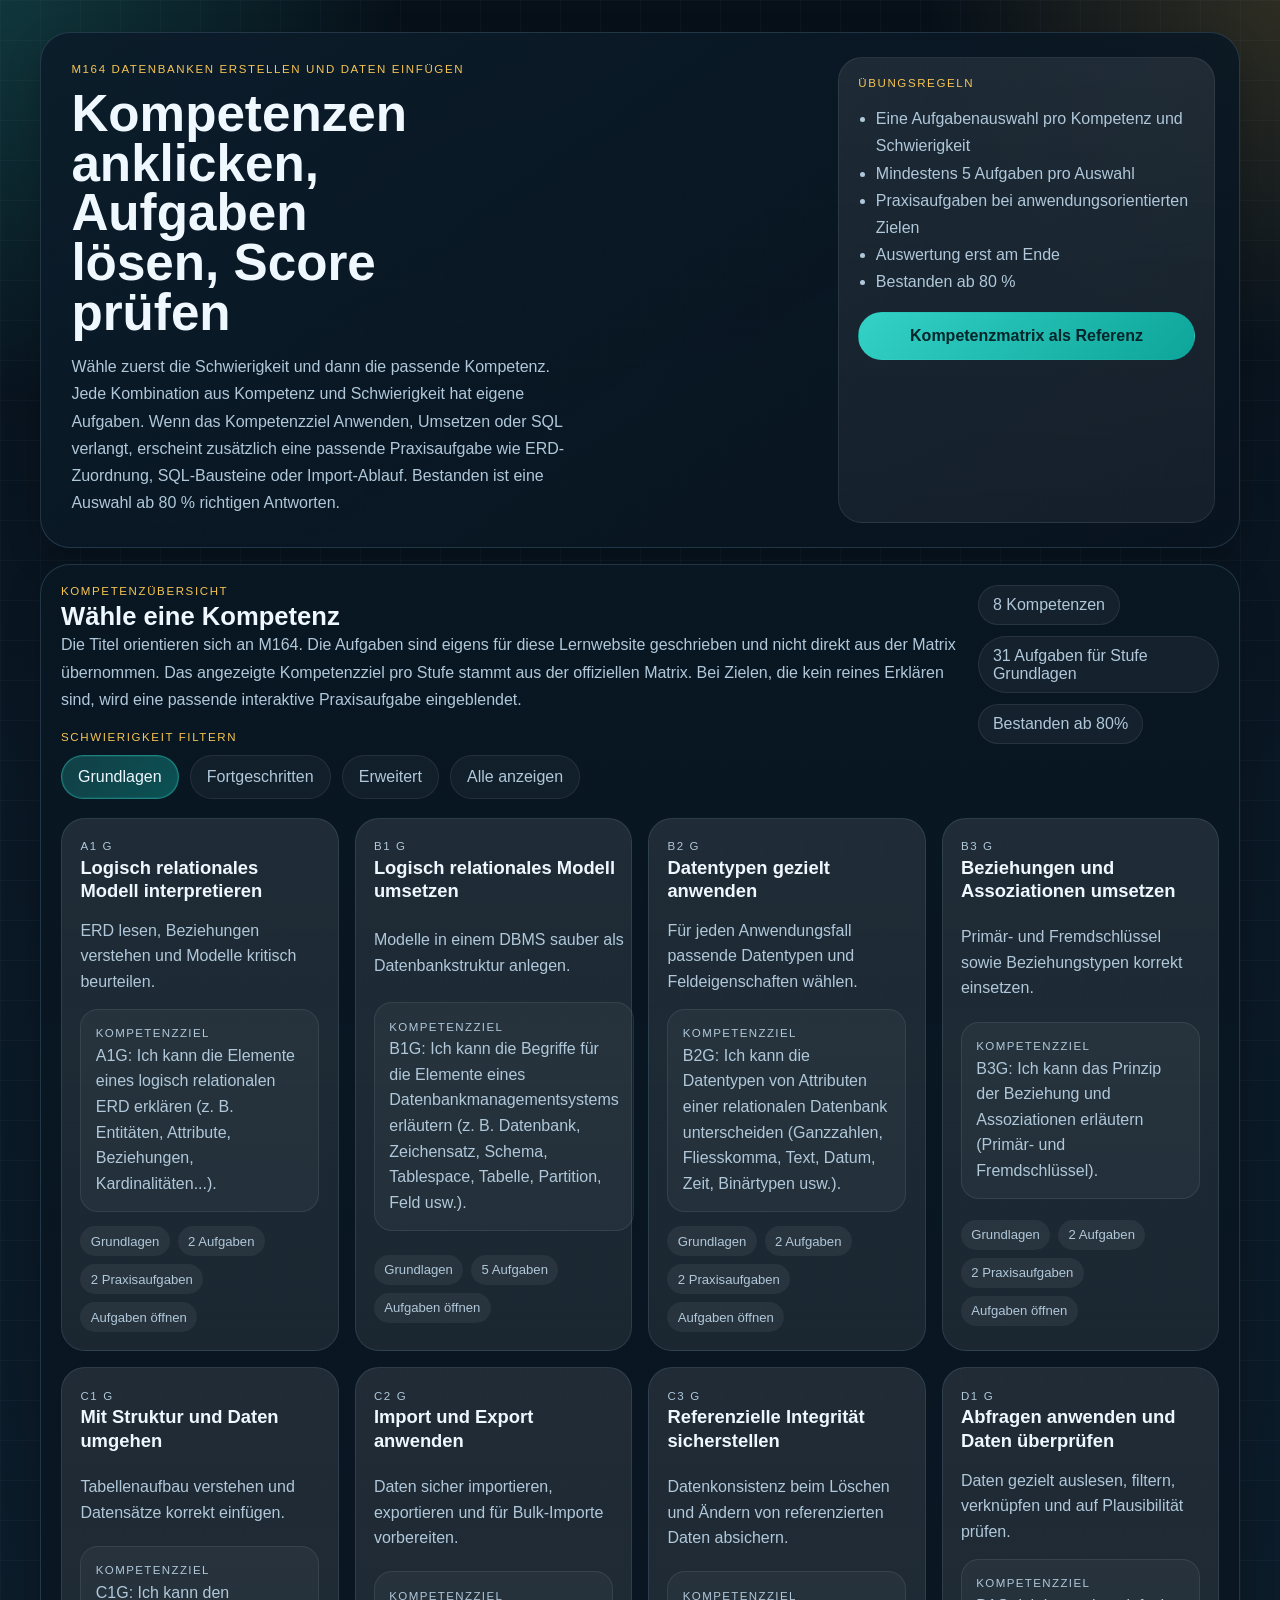
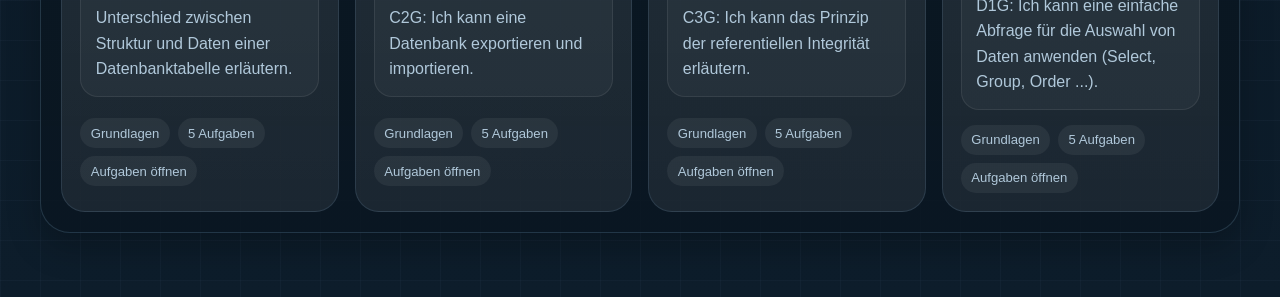
<file: index.html>
﻿<!doctype html>
<html lang="de">
	<head>
		<meta charset="UTF-8" />
		<meta name="viewport" content="width=device-width, initial-scale=1.0" />
		<title>M164 Kompetenzübungen</title>
		<meta
			name="description"
			content="Interaktive Lernwebsite für M164 mit Theoriefragen und passenden Praxisaufgaben zu jeder Kompetenz und Schwierigkeitsstufe." />
		<link rel="stylesheet" href="./styles.css" />
	</head>
	<body>
		<main class="page-shell">
			<section class="hero">
				<div class="hero-copy">
					<p class="eyebrow">
						M164 Datenbanken erstellen und Daten einfügen
					</p>
					<h1>Kompetenzen anklicken, Aufgaben lösen, Score prüfen</h1>
					<p class="lead">
						Wähle zuerst die Schwierigkeit und dann die passende
						Kompetenz. Jede Kombination aus Kompetenz und
						Schwierigkeit hat eigene Aufgaben. Wenn das
						Kompetenzziel Anwenden, Umsetzen oder SQL verlangt,
						erscheint zusätzlich eine passende Praxisaufgabe wie
						ERD-Zuordnung, SQL-Bausteine oder Import-Ablauf.
						Bestanden ist eine Auswahl ab 80&nbsp;%
						richtigen Antworten.
					</p>
				</div>

				<aside class="hero-panel">
					<p class="panel-label">Übungsregeln</p>
					<ul class="rule-list">
						<li>Eine Aufgabenauswahl pro Kompetenz und Schwierigkeit</li>
						<li>Mindestens 5 Aufgaben pro Auswahl</li>
						<li>Praxisaufgaben bei anwendungsorientierten Zielen</li>
						<li>Auswertung erst am Ende</li>
						<li>Bestanden ab 80 %</li>
					</ul>
					<a
						class="source-link"
						href="https://kompetenzmatrix.ch/v1/cluster-data/m164/"
						target="_blank"
						rel="noreferrer">
						Kompetenzmatrix als Referenz
					</a>
				</aside>
			</section>

			<section class="overview-panel">
				<div class="section-head">
					<div>
						<p class="eyebrow">Kompetenzübersicht</p>
						<h2>Wähle eine Kompetenz</h2>
						<p class="section-copy">
							Die Titel orientieren sich an M164. Die Aufgaben
							sind eigens für diese Lernwebsite geschrieben und
							nicht direkt aus der Matrix übernommen. Das
							angezeigte Kompetenzziel pro Stufe stammt aus der
							offiziellen Matrix. Bei Zielen, die kein reines
							Erklären sind, wird eine passende interaktive
							Praxisaufgabe eingeblendet.
						</p>
						<div class="difficulty-toolbar">
							<p class="panel-label">Schwierigkeit filtern</p>
							<div
								id="difficulty-switcher"
								class="segmented-control"
								role="tablist"
								aria-label="Schwierigkeitsstufen">
								<button
									type="button"
									class="segment is-active"
									data-level="G"
									role="tab"
									aria-selected="true">
									Grundlagen
								</button>
								<button
									type="button"
									class="segment"
									data-level="F"
									role="tab"
									aria-selected="false">
									Fortgeschritten
								</button>
								<button
									type="button"
									class="segment"
									data-level="E"
									role="tab"
									aria-selected="false">
									Erweitert
								</button>
								<button
									type="button"
									class="segment"
									data-level="ALL"
									role="tab"
									aria-selected="false">
									Alle anzeigen
								</button>
							</div>
						</div>
					</div>
					<div
						id="overview-stats"
						class="overview-stats"
						aria-live="polite"></div>
				</div>

				<div
					id="competence-grid"
					class="competence-grid"
					aria-label="Kompetenzen"></div>
			</section>

			<section
				id="quiz-shell"
				class="quiz-shell is-hidden"
				aria-live="polite">
				<div class="quiz-head">
					<button id="back-button" class="ghost-button" type="button">
						Zur Kompetenzübersicht
					</button>

					<div class="quiz-title-wrap">
						<p class="eyebrow">Aktive Übung</p>
						<h2 id="quiz-title">Noch keine Kompetenz gewählt</h2>
						<p id="quiz-summary" class="section-copy"></p>
						<div id="quiz-objective" class="objective-box"></div>
					</div>

					<div id="quiz-badges" class="quiz-badges"></div>
				</div>

				<form id="quiz-form" class="quiz-form">
					<div id="quiz-content" class="quiz-content"></div>

					<div class="quiz-actions">
						<button
							id="submit-button"
							class="primary-button"
							type="submit">
							Aufgaben auswerten
						</button>
						<button
							id="restart-button"
							class="ghost-button"
							type="button">
							Übung neu starten
						</button>
					</div>
				</form>

				<section
					id="result-panel"
					class="result-panel"
					hidden></section>
			</section>
		</main>

		<script src="./practice-tasks.js"></script>
		<script src="./script.js"></script>
	</body>
</html>
</file>
<file: styles.css>
:root {
	color-scheme: light;
	--bg: #08141f;
	--panel: rgba(13, 29, 43, 0.82);
	--panel-strong: rgba(8, 20, 31, 0.95);
	--panel-soft: rgba(255, 255, 255, 0.05);
	--line: rgba(164, 214, 255, 0.16);
	--line-strong: rgba(164, 214, 255, 0.3);
	--text: #eff7ff;
	--muted: #b0c8da;
	--accent: #33d1c6;
	--accent-strong: #0ea59a;
	--gold: #f6c453;
	--rose: #ff7d6e;
	--pass: #54d88d;
	--fail: #ff7d6e;
	--shadow: 0 14px 34px rgba(0, 0, 0, 0.24);
	--radius-xl: 30px;
	--radius-lg: 22px;
	--radius-md: 16px;
	font-family: 'Trebuchet MS', 'Segoe UI', sans-serif;
}

* {
	box-sizing: border-box;
}

html {
	scroll-behavior: auto;
}

body {
	margin: 0;
	min-height: 100vh;
	color: var(--text);
	background:
		linear-gradient(rgba(164, 214, 255, 0.03) 1px, transparent 1px),
		linear-gradient(90deg, rgba(164, 214, 255, 0.03) 1px, transparent 1px),
		radial-gradient(
			circle at top left,
			rgba(51, 209, 198, 0.2),
			transparent 25rem
		),
		radial-gradient(
			circle at top right,
			rgba(246, 196, 83, 0.16),
			transparent 22rem
		),
		linear-gradient(180deg, #071019 0%, #0a1825 45%, #0d1d2b 100%);
	background-size: 40px 40px, 40px 40px, auto, auto, auto;
}

body::before {
	content: none;
}

button,
input,
label,
select,
textarea {
	font: inherit;
}

button {
	cursor: pointer;
}

h1,
h2,
h3,
p,
ul {
	margin: 0;
}

.page-shell {
	width: min(1200px, calc(100% - 2rem));
	margin: 0 auto;
	padding: 2rem 0 4rem;
}

.hero,
.overview-panel,
.quiz-shell {
	border: 1px solid var(--line);
	border-radius: var(--radius-xl);
	box-shadow: var(--shadow);
	backdrop-filter: none;
}

.hero {
	display: grid;
	grid-template-columns: minmax(0, 2fr) minmax(280px, 1fr);
	gap: 1.2rem;
	padding: 1.5rem;
	background: linear-gradient(
		145deg,
		rgba(12, 28, 42, 0.96),
		rgba(8, 20, 31, 0.86)
	);
}

.hero-copy {
	padding: 0.4rem;
}

.eyebrow,
.panel-label,
.stat-label,
.competence-meta,
.level-label {
	text-transform: uppercase;
	letter-spacing: 0.14em;
	font-size: 0.72rem;
}

.eyebrow,
.panel-label,
.stat-label,
.level-label {
	color: var(--gold);
}

.hero h1 {
	margin-top: 0.85rem;
	font-size: clamp(2.5rem, 4vw, 4.4rem);
	line-height: 0.97;
	max-width: 12ch;
}

.lead,
.section-copy {
	color: var(--muted);
	line-height: 1.7;
}

.lead {
	max-width: 58ch;
	margin-top: 1rem;
}

.hero-panel {
	display: grid;
	gap: 1rem;
	align-content: start;
	padding: 1.2rem;
	border-radius: 24px;
	background:
		linear-gradient(
			180deg,
			rgba(255, 255, 255, 0.05),
			rgba(255, 255, 255, 0.02)
		),
		rgba(255, 255, 255, 0.03);
	border: 1px solid rgba(255, 255, 255, 0.08);
}

.rule-list {
	padding-left: 1.1rem;
	color: var(--muted);
	line-height: 1.7;
}

.difficulty-toolbar {
	display: grid;
	gap: 0.7rem;
	margin-top: 1.15rem;
}

.segmented-control {
	display: flex;
	flex-wrap: wrap;
	gap: 0.7rem;
}

.source-link,
.primary-button,
.ghost-button,
.competence-card,
.segment {
	transition:
		transform 160ms ease,
		background 160ms ease,
		border-color 160ms ease,
		color 160ms ease,
		box-shadow 160ms ease;
}

.source-link,
.primary-button,
.ghost-button {
	display: inline-flex;
	justify-content: center;
	align-items: center;
	min-height: 48px;
	padding: 0.85rem 1.15rem;
	border-radius: 999px;
	border: 1px solid transparent;
	text-decoration: none;
}

.source-link,
.primary-button {
	background: linear-gradient(135deg, var(--accent), var(--accent-strong));
	color: #04252a;
	font-weight: 800;
}

.ghost-button {
	background: transparent;
	color: var(--text);
	border-color: var(--line-strong);
}

.source-link:hover,
.primary-button:hover,
.ghost-button:hover,
.competence-card:hover,
.segment:hover {
	transform: translateY(-2px);
}

.segment {
	min-height: 44px;
	padding: 0.75rem 1rem;
	border-radius: 999px;
	border: 1px solid rgba(255, 255, 255, 0.08);
	background: rgba(255, 255, 255, 0.04);
	color: var(--muted);
}

.segment.is-active {
	background: linear-gradient(
		135deg,
		rgba(51, 209, 198, 0.22),
		rgba(14, 165, 154, 0.42)
	);
	border-color: rgba(51, 209, 198, 0.42);
	color: var(--text);
	box-shadow: inset 0 0 0 1px rgba(51, 209, 198, 0.12);
}

.overview-panel,
.quiz-shell {
	margin-top: 1rem;
	padding: 1.25rem;
	background: linear-gradient(
		180deg,
		rgba(9, 23, 35, 0.95),
		rgba(10, 22, 33, 0.88)
	);
}

.section-head,
.quiz-head {
	display: flex;
	justify-content: space-between;
	align-items: flex-start;
	gap: 1rem;
}

.section-head h2,
.quiz-title-wrap h2 {
	margin-top: 0.35rem;
	font-size: clamp(1.5rem, 2vw, 2.2rem);
}

.overview-stats,
.quiz-badges {
	display: flex;
	flex-wrap: wrap;
	gap: 0.7rem;
}

.stat-pill {
	display: inline-flex;
	align-items: center;
	min-height: 40px;
	padding: 0.6rem 0.85rem;
	border-radius: 999px;
	background: rgba(255, 255, 255, 0.05);
	border: 1px solid rgba(255, 255, 255, 0.08);
	color: var(--muted);
}

.competence-grid {
	display: grid;
	grid-template-columns: repeat(auto-fit, minmax(250px, 1fr));
	gap: 1rem;
	margin-top: 1.2rem;
}

.competence-card {
	width: 100%;
	display: grid;
	gap: 0.9rem;
	padding: 1.15rem;
	text-align: left;
	border-radius: 24px;
	border: 1px solid rgba(164, 214, 255, 0.12);
	background:
		linear-gradient(
			180deg,
			rgba(255, 255, 255, 0.06),
			rgba(255, 255, 255, 0.03)
		),
		rgba(255, 255, 255, 0.04);
	color: var(--text);
}

.competence-card.is-active {
	border-color: rgba(51, 209, 198, 0.44);
	box-shadow: inset 0 0 0 1px rgba(51, 209, 198, 0.14);
}

.competence-meta {
	color: var(--muted);
}

.competence-card h3 {
	font-size: 1.15rem;
	line-height: 1.3;
}

.competence-card p {
	color: var(--muted);
	line-height: 1.6;
}

.objective-box {
	display: grid;
	gap: 0.45rem;
	padding: 0.9rem;
	border-radius: 18px;
	background: rgba(255, 255, 255, 0.04);
	border: 1px solid rgba(255, 255, 255, 0.08);
}

.objective-entry + .objective-entry {
	padding-top: 0.65rem;
	border-top: 1px solid rgba(255, 255, 255, 0.08);
}

.objective-label {
	margin: 0;
	color: var(--gold);
	text-transform: uppercase;
	letter-spacing: 0.12em;
	font-size: 0.72rem;
}

.objective-text {
	margin: 0;
	color: var(--text);
	line-height: 1.65;
}

.level-row {
	display: flex;
	flex-wrap: wrap;
	gap: 0.5rem;
}

.level-pill {
	display: inline-flex;
	align-items: center;
	min-height: 30px;
	padding: 0.3rem 0.65rem;
	border-radius: 999px;
	background: rgba(255, 255, 255, 0.06);
	color: var(--muted);
	font-size: 0.82rem;
}

.quiz-shell.is-hidden {
	display: none;
}

.quiz-title-wrap {
	flex: 1;
}

.quiz-form {
	margin-top: 1.25rem;
}

.quiz-content {
	display: grid;
	gap: 1rem;
}

.quiz-section {
	padding: 1rem;
	border-radius: 24px;
	border: 1px solid rgba(255, 255, 255, 0.08);
	background: rgba(255, 255, 255, 0.035);
	content-visibility: auto;
	contain-intrinsic-size: 720px;
}

.quiz-section-head {
	display: flex;
	justify-content: space-between;
	align-items: flex-start;
	gap: 1rem;
	margin-bottom: 1rem;
}

.quiz-section h3 {
	margin-top: 0.35rem;
	font-size: 1.2rem;
}

.question-list {
	display: grid;
	gap: 0.9rem;
}

.question-card {
	display: grid;
	gap: 0.85rem;
	padding: 1rem;
	border-radius: 20px;
	border: 1px solid rgba(164, 214, 255, 0.1);
	background: rgba(255, 255, 255, 0.04);
	content-visibility: auto;
	contain-intrinsic-size: 520px;
}

.question-card legend {
	width: 100%;
	padding: 0;
	font-weight: 700;
	line-height: 1.55;
}

.question-number {
	display: block;
	margin-bottom: 0.35rem;
	color: var(--gold);
	text-transform: uppercase;
	letter-spacing: 0.14em;
	font-size: 0.72rem;
}

.question-meta {
	display: flex;
	flex-wrap: wrap;
	gap: 0.55rem;
}

.question-kind {
	display: inline-flex;
	align-items: center;
	min-height: 32px;
	padding: 0.35rem 0.65rem;
	border-radius: 999px;
	border: 1px solid rgba(255, 255, 255, 0.08);
	background: rgba(255, 255, 255, 0.04);
	color: var(--muted);
	font-size: 0.8rem;
}

.question-kind.is-practice {
	border-color: rgba(51, 209, 198, 0.28);
	background: rgba(51, 209, 198, 0.14);
	color: var(--text);
}

.question-kind.is-secondary {
	background: rgba(255, 255, 255, 0.03);
}

.question-helper {
	color: var(--muted);
	line-height: 1.6;
}

.question-diagram {
	margin: 0;
	padding: 0.9rem;
	border-radius: 18px;
	border: 1px solid rgba(164, 214, 255, 0.12);
	background:
		linear-gradient(180deg, rgba(7, 17, 27, 0.92), rgba(11, 24, 37, 0.82)),
		rgba(255, 255, 255, 0.02);
	content-visibility: auto;
	contain-intrinsic-size: 360px;
}

.erd-diagram,
.diagram-image {
	display: block;
	width: 100%;
	height: auto;
}

.diagram-caption {
	margin-top: 0.7rem;
	color: var(--muted);
	font-size: 0.92rem;
	line-height: 1.5;
}

.erd-relation line {
	stroke: rgba(255, 255, 255, 0.68);
	stroke-width: 3;
}

.erd-label,
.erd-cardinality,
.erd-title,
.erd-attribute {
	font-family: 'Trebuchet MS', 'Segoe UI', sans-serif;
}

.erd-label {
	fill: var(--gold);
	font-size: 14px;
	font-weight: 700;
	text-anchor: middle;
}

.erd-cardinality {
	fill: #dff7ff;
	font-size: 15px;
	font-weight: 700;
	text-anchor: start;
}

.erd-cardinality-end {
	text-anchor: end;
}

.erd-box {
	fill: rgba(10, 22, 34, 0.94);
	stroke: rgba(164, 214, 255, 0.32);
	stroke-width: 2.2;
}

.erd-box-header {
	fill: rgba(51, 209, 198, 0.18);
	stroke: none;
}

.erd-box-divider {
	stroke: rgba(164, 214, 255, 0.24);
	stroke-width: 1.5;
}

.erd-title {
	fill: var(--text);
	font-size: 16px;
	font-weight: 700;
	text-anchor: middle;
}

.erd-attribute {
	fill: #d6ebf8;
	font-size: 13px;
}

.option-list {
	display: grid;
	gap: 0.65rem;
}

.option-label {
	display: flex;
	gap: 0.7rem;
	align-items: flex-start;
	padding: 0.8rem 0.9rem;
	border-radius: 16px;
	border: 1px solid rgba(255, 255, 255, 0.08);
	background: rgba(255, 255, 255, 0.03);
	color: var(--muted);
}

.option-label input {
	margin-top: 0.15rem;
	accent-color: var(--accent);
}

select {
	min-height: 46px;
	padding: 0.7rem 0.85rem;
	border-radius: 14px;
	border: 1px solid rgba(255, 255, 255, 0.12);
	background: rgba(8, 20, 31, 0.86);
	color: var(--text);
}

select:disabled {
	opacity: 1;
}

.reference-table-group {
	display: grid;
	gap: 0.8rem;
}

.reference-card {
	padding: 0.95rem;
	border-radius: 18px;
	border: 1px solid rgba(164, 214, 255, 0.12);
	background: rgba(255, 255, 255, 0.035);
	content-visibility: auto;
	contain-intrinsic-size: 240px;
}

.reference-title {
	margin-bottom: 0.65rem;
	color: var(--gold);
	font-weight: 700;
}

.reference-table-shell,
.grid-builder-shell {
	overflow-x: auto;
}

.reference-table,
.builder-table {
	width: 100%;
	min-width: 620px;
	border-collapse: collapse;
}

.reference-table th,
.reference-table td,
.builder-table th,
.builder-table td {
	padding: 0.75rem 0.8rem;
	border-bottom: 1px solid rgba(255, 255, 255, 0.08);
	text-align: left;
}

.reference-table th,
.builder-table thead th {
	color: var(--gold);
	font-weight: 700;
	background: rgba(255, 255, 255, 0.04);
}

.builder-table tbody th {
	color: var(--text);
	font-weight: 700;
}

.sql-editor-shell {
	padding: 0.35rem 0;
}

.sql-editor,
.record-input,
.builder-select {
	width: 100%;
	border-radius: 16px;
	border: 1px solid rgba(255, 255, 255, 0.12);
	background: rgba(8, 20, 31, 0.88);
	color: var(--text);
}

.sql-editor {
	min-height: 180px;
	padding: 0.9rem 1rem;
	resize: vertical;
	font-family: Consolas, 'Courier New', monospace;
	line-height: 1.7;
}

.sql-editor:disabled {
	opacity: 1;
}

.record-form {
	display: grid;
	gap: 0.85rem;
}

.record-field {
	display: grid;
	gap: 0.45rem;
}

.record-field span {
	color: var(--text);
}

.record-input,
.builder-select {
	min-height: 46px;
	padding: 0.7rem 0.85rem;
}

.record-input.is-correct,
.builder-select.is-correct {
	border-color: rgba(84, 216, 141, 0.52);
	background: rgba(84, 216, 141, 0.16);
}

.record-input.is-wrong,
.builder-select.is-wrong {
	border-color: rgba(255, 125, 110, 0.52);
	background: rgba(255, 125, 110, 0.14);
}

.mapping-list,
.sequence-list,
.solution-list {
	display: grid;
	gap: 0.75rem;
}

.mapping-row,
.sequence-row {
	display: grid;
	gap: 0.65rem;
	padding: 0.85rem 0.95rem;
	border-radius: 16px;
	border: 1px solid rgba(255, 255, 255, 0.08);
	background: rgba(255, 255, 255, 0.03);
}

.mapping-row.is-correct,
.sequence-row.is-correct {
	border-color: rgba(84, 216, 141, 0.48);
	background: rgba(84, 216, 141, 0.14);
}

.mapping-row.is-wrong,
.sequence-row.is-wrong {
	border-color: rgba(255, 125, 110, 0.44);
	background: rgba(255, 125, 110, 0.12);
}

.mapping-label {
	color: var(--text);
	line-height: 1.55;
}

.fill-template {
	padding: 0.95rem 1rem;
	border-radius: 16px;
	border: 1px solid rgba(164, 214, 255, 0.12);
	background: rgba(4, 14, 22, 0.72);
	color: #dff7ff;
	font-family: Consolas, 'Courier New', monospace;
	line-height: 1.9;
	overflow-x: auto;
}

.fill-template.is-solution {
	margin-top: 0.7rem;
}

.inline-select {
	min-height: 38px;
	padding: 0.35rem 0.6rem;
	margin: 0 0.15rem;
	border-radius: 12px;
	font-family: inherit;
	font-size: 0.95rem;
}

.inline-select.is-correct {
	border-color: rgba(84, 216, 141, 0.52);
	background: rgba(84, 216, 141, 0.2);
}

.inline-select.is-wrong {
	border-color: rgba(255, 125, 110, 0.52);
	background: rgba(255, 125, 110, 0.18);
}

.option-label.is-correct {
	border-color: rgba(84, 216, 141, 0.48);
	background: rgba(84, 216, 141, 0.14);
	color: var(--text);
}

.option-label.is-selected-wrong {
	border-color: rgba(255, 125, 110, 0.44);
	background: rgba(255, 125, 110, 0.12);
	color: var(--text);
}

.question-feedback {
	margin-top: 0.85rem;
	color: var(--muted);
	line-height: 1.6;
}

.question-feedback.is-correct {
	color: var(--pass);
}

.question-feedback.is-wrong {
	color: #ffd4cf;
}

.question-solution-title {
	color: var(--text);
	font-weight: 700;
}

.solution-item {
	padding: 0.7rem 0.8rem;
	border-radius: 14px;
	border: 1px solid rgba(255, 255, 255, 0.08);
	background: rgba(255, 255, 255, 0.04);
	color: var(--text);
	line-height: 1.5;
}

.quiz-actions {
	display: flex;
	flex-wrap: wrap;
	gap: 0.85rem;
	margin-top: 1.2rem;
}

.result-panel {
	margin-top: 1.15rem;
	padding: 1rem 1.1rem;
	border-radius: 22px;
	border: 1px solid transparent;
}

.result-panel.is-pass {
	background: rgba(84, 216, 141, 0.12);
	border-color: rgba(84, 216, 141, 0.35);
}

.result-panel.is-fail {
	background: rgba(255, 125, 110, 0.12);
	border-color: rgba(255, 125, 110, 0.35);
}

.result-panel h3 {
	font-size: 1.25rem;
}

.result-panel p {
	margin-top: 0.45rem;
	color: var(--muted);
	line-height: 1.6;
}

.result-breakdown {
	display: flex;
	flex-wrap: wrap;
	gap: 0.65rem;
	margin-top: 0.8rem;
}

.result-chip {
	display: inline-flex;
	align-items: center;
	min-height: 36px;
	padding: 0.45rem 0.7rem;
	border-radius: 999px;
	background: rgba(255, 255, 255, 0.08);
}

button:focus-visible,
input:focus-visible,
a:focus-visible,
select:focus-visible,
textarea:focus-visible {
	outline: 3px solid rgba(246, 196, 83, 0.7);
	outline-offset: 3px;
}

@media (min-width: 700px) {
	.mapping-row,
	.sequence-row {
		grid-template-columns: minmax(0, 1fr) 220px;
		align-items: center;
	}
}

@media (max-width: 960px) {
	.hero,
	.section-head,
	.quiz-head {
		grid-template-columns: 1fr;
		flex-direction: column;
	}
}

@media (max-width: 720px) {
	.page-shell {
		width: min(100% - 1rem, 100%);
		padding: 1rem 0 2.5rem;
	}

	.hero,
	.overview-panel,
	.quiz-shell,
	.quiz-section {
		padding: 1rem;
	}

	.hero h1 {
		max-width: 100%;
		font-size: 2.35rem;
	}

	.competence-grid {
		grid-template-columns: 1fr;
	}
}
</file>
